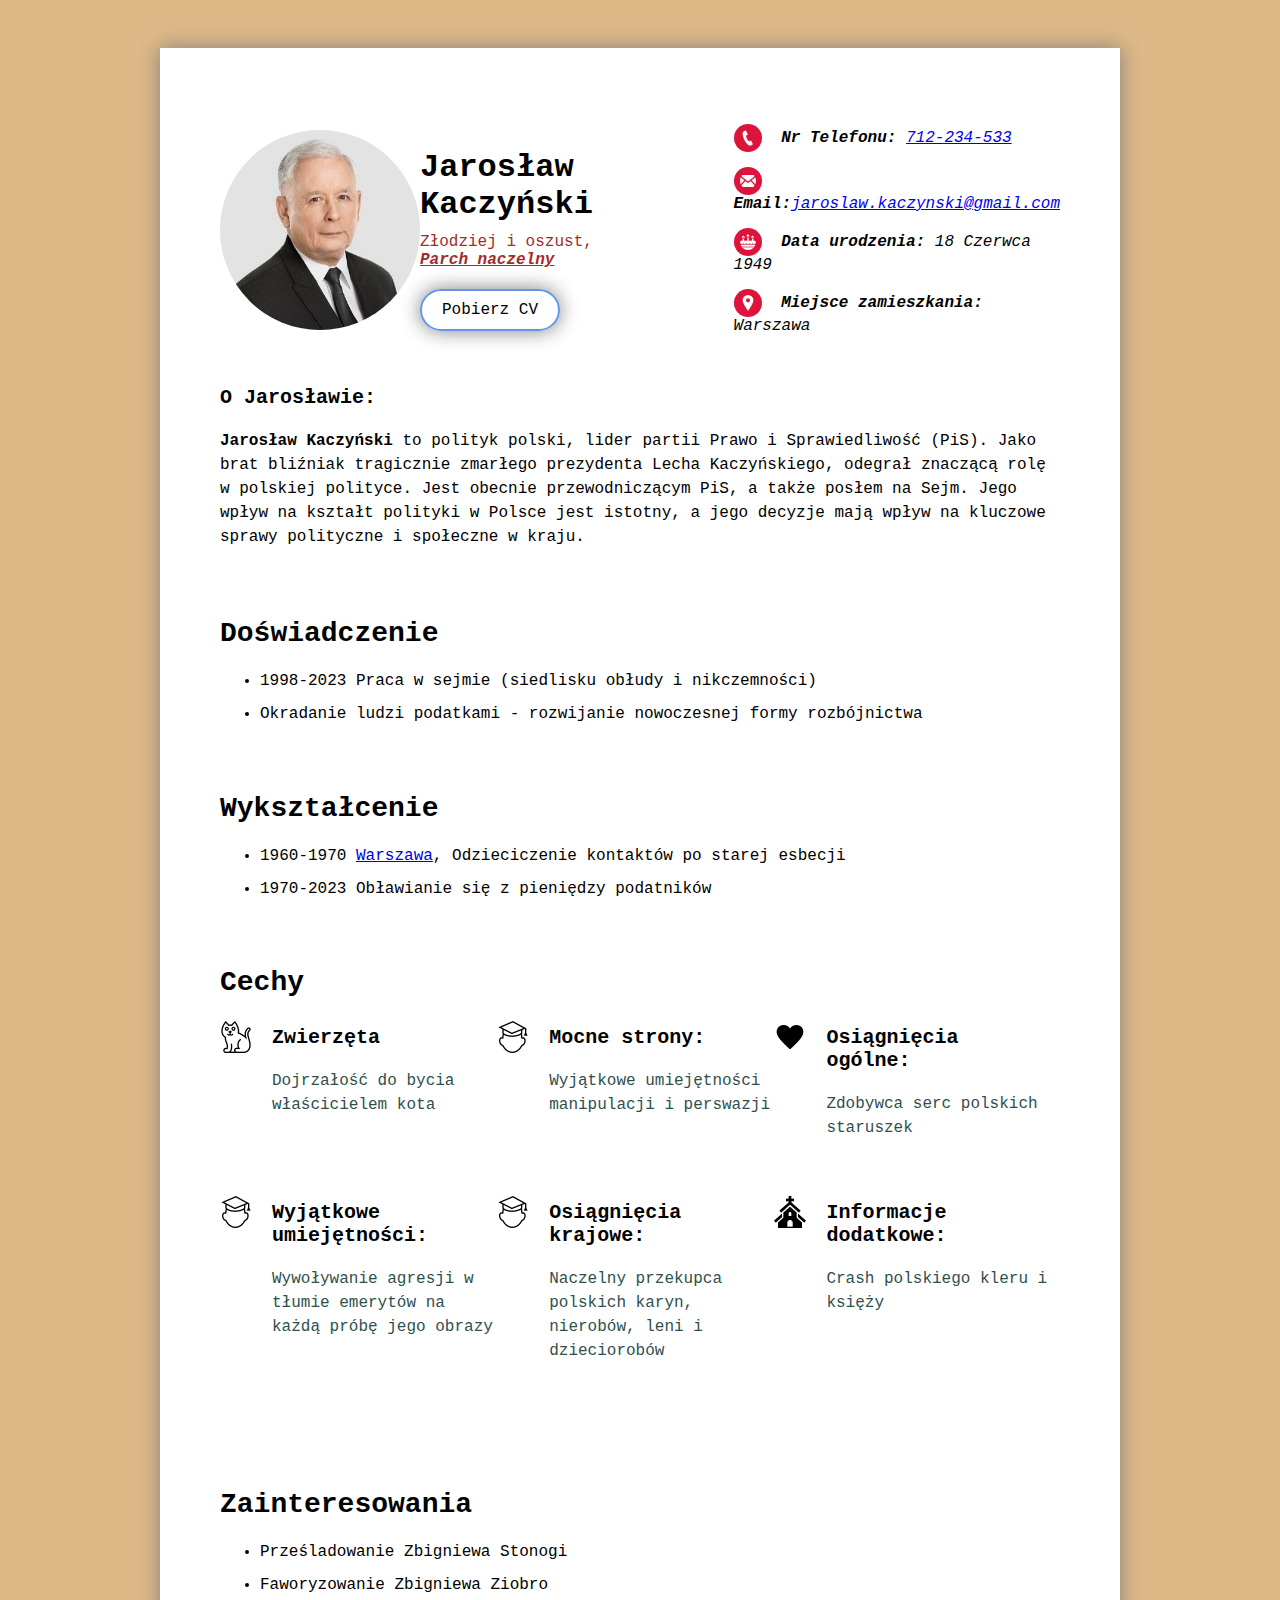
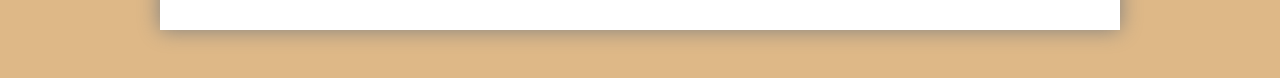
<file: index.html>
<!DOCTYPE html>
<html lang="en">

<html>
<!--
https://www.netlify.com/ - zakładanie nowej strony internetowej
https://iconmonstr.com/ - ikonki
-->
<head>
    <meta charset="UTF-8">
    <meta name="viewport" content="width=device-width, initial-scale=1.0">
    <title>Jarosław Kaczyński</title>
    <link rel="stylesheet" href="index.css" />
</head>

<body>
    <div class="container">
        <header>
            <link rel="stylesheet" href="index.css" type="text/css" />
            <img class="profile-picture circle" src="images/kaczynski1.jpg" /><br>
            <div>
                <h1><a>Jarosław Kaczyński
                    </a> </h1>
                <span>Złodziej i oszust, <br> <b><i><u>Parch naczelny</u></i></b></span>
                <div><a class="cv-download-link" href="https://github.com/donocikmariusz/Kaczynski-CV/blob/main/Jaros%C5%82aw%20Kaczy%C5%84ski.pdf">Pobierz CV</a></div>
            </div>
            <address>
                <ul>
                    <li><img class="address-icon circle" src="images/phone.png" />
                        <b>Nr Telefonu:</b> <a href="tel:712-234-533">712-234-533</a>
                    </li>
                    <li><img class="address-icon circle" src="images/mail.png" />
                        <b>Email:</b><a href="mailto:jaroslaw.kaczynski@gmail.com">jaroslaw.kaczynski@gmail.com</a>
                    </li>
                    <li><img class="address-icon circle" src="images/birthday-cake.png" />
                        <b>Data urodzenia:</b> 18 Czerwca 1949
                    </li>
                    <li><img class="address-icon circle" src="images/pin.png" />
                        <b>Miejsce zamieszkania:</b> Warszawa
                    </li>
                </ul>
            </address>
        </header>
        <main>
            <section>
                <h3>O Jarosławie: </h3>
                <p><b>Jarosław Kaczyński</b> to polityk polski, lider partii
                    Prawo i Sprawiedliwość (PiS).
                    Jako brat bliźniak tragicznie zmarłego prezydenta Lecha
                    Kaczyńskiego, odegrał znaczącą
                    rolę w polskiej polityce. Jest obecnie przewodniczącym PiS,
                    a także posłem na Sejm.
                    Jego wpływ na kształt polityki w Polsce jest istotny, a jego
                    decyzje mają wpływ na
                    kluczowe sprawy polityczne i społeczne w kraju.</p>
            </section>
            <section>
                <h2>Doświadczenie</h2>
                <ul>
                    <li>1998-2023 Praca w sejmie (siedlisku obłudy i
                        nikczemności)</li>
                    <li>Okradanie ludzi podatkami - rozwijanie nowoczesnej formy
                        rozbójnictwa</li>
                </ul>
            </section>
            <section>
                <h2>Wykształcenie</h2>
                <ul>
                    <li>1960-1970 <a href="https://um.warszawa.pl/">Warszawa</a>,
                        Odzieciczenie kontaktów po starej esbecji
                    </li>
                    <li>1970-2023 Obławianie się z pieniędzy podatników</li>
                </ul>
            </section>
            <section>
                <h2>Cechy</h2>
                <ul class="hobbies">
                    <li><img src="images/cat.png" />
                        <div>
                            <h3>Zwierzęta</h3>
                            <p>Dojrzałość do bycia właścicielem kota</p>
                        </div>
                    </li>
                    <li><img src="images/school.png" />
                        <div>
                            <h3>Mocne strony: </h3>
                            <p> Wyjątkowe umiejętności manipulacji i perswazji</p>
                        </div>
                    </li>
                    <li><img src="images/heart.png" />
                        <div>
                            <h3>Osiągnięcia ogólne: </h3>
                            <p>Zdobywca serc polskich staruszek</p>
                        </div>
                    </li>
                    <li><img src="images/school.png" />
                        <div>
                            <h3>Wyjątkowe umiejętności: </h3>
                            <p>Wywoływanie agresji w tłumie emerytów na każdą próbę
                                jego obrazy</p>
                        </div>
                    </li>
                    <li><img src="images/school.png" />
                        <div>
                            <h3>Osiągnięcia krajowe: </h3>
                            <p>Naczelny przekupca polskich karyn, nierobów, leni i
                                dzieciorobów</p>
                        </div>
                    </li>
                    <li><img src="images/church.png" />
                        <div>
                            <h3>Informacje dodatkowe:</h3>
                            <p>Crash polskiego kleru i księży</p>
                        </div>
                    </li>
                </ul>
            </section>
            <section>
                <h2>Zainteresowania</h2>
                <ul>
                    <li>Prześladowanie Zbigniewa Stonogi</li>
                    <li>Faworyzowanie Zbigniewa Ziobro</li>
                </ul>
            </section>
        </main>
    </div>
</body>

</html>
</file>
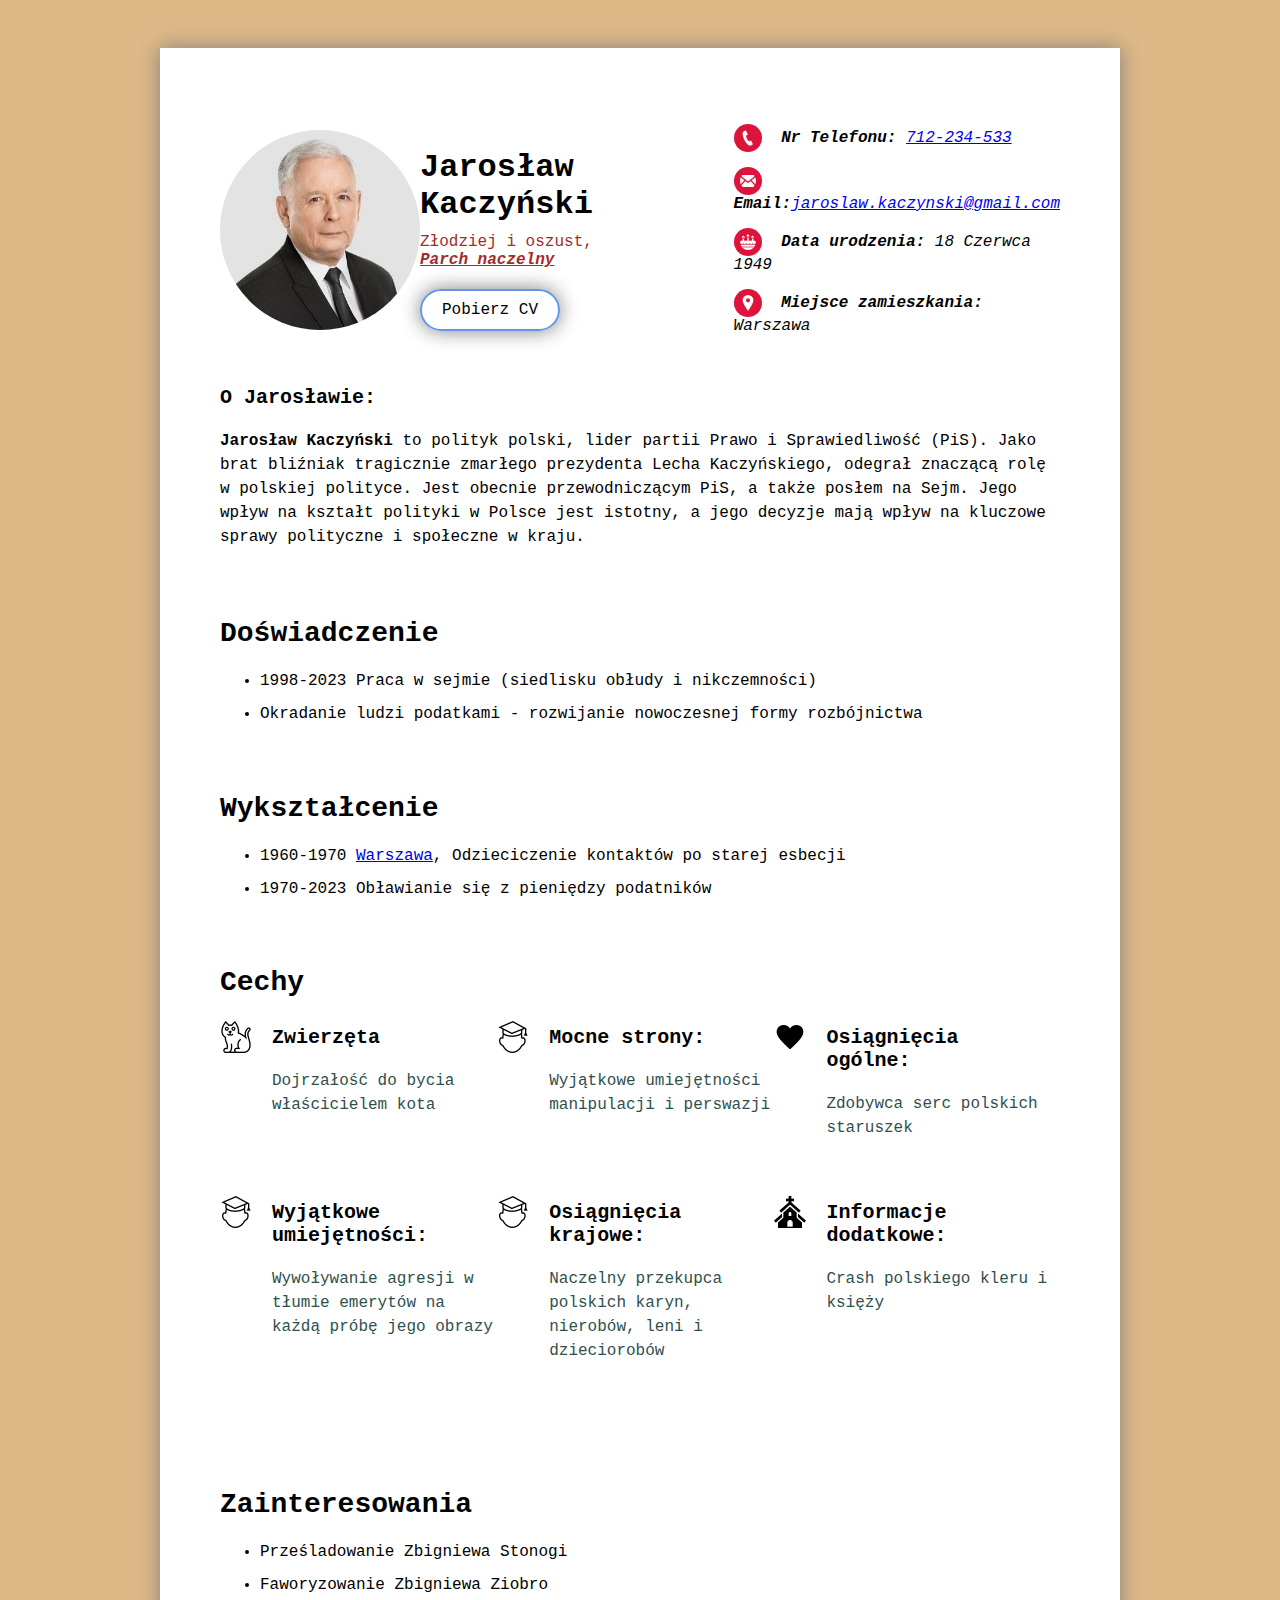
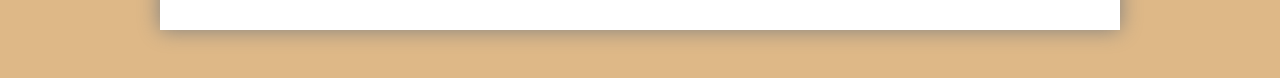
<file: 1.html>
<!DOCTYPE html>
<html>
<!--
https://www.netlify.com/ - zakładanie nowej strony internetowej
https://iconmonstr.com/ - ikonki
-->
<head>
    <title>Jarosław Kaczyński</title>
    <link rel="stylesheet" href="1.css" />
</head>

<body>
    <div class="container">
        <header>
            <link rel="stylesheet" href="1.css" type="text/css" />
            <img class="profile-picture circle" src="images/kaczynski1.jpg" /><br>
            <div>
                <h1><a>Jarosław Kaczyński
                    </a> </h1>
                <span>Złodziej i oszust, <br> <b><i><u>Parch naczelny</u></i></b></span>
                <div><a class="cv-download-link" href="https://file.io/MZW08UFBtThx">Pobierz CV</a></div>
            </div>
            <address>
                <ul>
                    <li><img class="address-icon circle" src="images/phone.png" />
                        <b>Nr Telefonu:</b> <a href="tel:712-234-533">712-234-533</a>
                    </li>
                    <li><img class="address-icon circle" src="images/mail.png" />
                        <b>Email:</b><a href="mailto:jaroslaw.kaczynski@gmail.com">jaroslaw.kaczynski@gmail.com</a>
                    </li>
                    <li><img class="address-icon circle" src="images/birthday-cake.png" />
                        <b>Data urodzenia:</b> 18 Czerwca 1949
                    </li>
                    <li><img class="address-icon circle" src="images/pin.png" />
                        <b>Miejsce zamieszkania:</b> Warszawa
                    </li>
                </ul>
            </address>
        </header>
        <main>
            <section>
                <h3>O Jarosławie: </h3>
                <p><b>Jarosław Kaczyński</b> to polityk polski, lider partii
                    Prawo i Sprawiedliwość (PiS).
                    Jako brat bliźniak tragicznie zmarłego prezydenta Lecha
                    Kaczyńskiego, odegrał znaczącą
                    rolę w polskiej polityce. Jest obecnie przewodniczącym PiS,
                    a także posłem na Sejm.
                    Jego wpływ na kształt polityki w Polsce jest istotny, a jego
                    decyzje mają wpływ na
                    kluczowe sprawy polityczne i społeczne w kraju.</p>
            </section>
            <section>
                <h2>Doświadczenie</h2>
                <ul>
                    <li>1998-2023 Praca w sejmie (siedlisku obłudy i
                        nikczemności)</li>
                    <li>Okradanie ludzi podatkami - rozwijanie nowoczesnej formy
                        rozbójnictwa</li>
                </ul>
            </section>
            <section>
                <h2>Wykształcenie</h2>
                <ul>
                    <li>1960-1970 <a href="https://um.warszawa.pl/">Warszawa</a>,
                        Odzieciczenie kontaktów po starej esbecji
                    </li>
                    <li>1970-2023 Obławianie się z pieniędzy podatników</li>
                </ul>
            </section>
            <section>
                <h2>Cechy</h2>
                <ul class="hobbies">
                    <li><img src="images/cat.png" />
                        <div>
                            <h3>Zwierzęta</h3>
                            <p>Dojrzałość do bycia właścicielem kota</p>
                        </div>
                    </li>
                    <li><img src="images/school.png" />
                        <div>
                            <h3>Mocne strony: </h3>
                            <p> Wyjątkowe umiejętności manipulacji i perswazji</p>
                        </div>
                    </li>
                    <li><img src="images/heart.png" />
                        <div>
                            <h3>Osiągnięcia ogólne: </h3>
                            <p>Zdobywca serc polskich staruszek</p>
                        </div>
                    </li>
                    <li><img src="images/school.png" />
                        <div>
                            <h3>Wyjątkowe umiejętności: </h3>
                            <p>Wywoływanie agresji w tłumie emerytów na każdą próbę
                                jego obrazy</p>
                        </div>
                    </li>
                    <li><img src="images/school.png" />
                        <div>
                            <h3>Osiągnięcia krajowe: </h3>
                            <p>Naczelny przekupca polskich karyn, nierobów, leni i
                                dzieciorobów</p>
                        </div>
                    </li>
                    <li><img src="images/church.png" />
                        <div>
                            <h3>Informacje dodatkowe:</h3>
                            <p>Crash polskiego kleru i księży</p>
                        </div>
                    </li>
                </ul>
            </section>
            <section>
                <h2>Zainteresowania</h2>
                <ul>
                    <li>Prześladowanie Zbigniewa Stonogi</li>
                    <li>Faworyzowanie Zbigniewa Ziobro</li>
                </ul>
            </section>
        </main>
    </div>
</body>

</html>
</file>
<file: index.css>
body {
    background-color: burlywood;
    font-family: 'Courier New', Courier, monospace;
    padding: 40px 0;
}

h3 {
    font-size: 20px;
    margin-top: 5px;
}

h2 {
    font-size: 28px;
}

h1 {
    font-size: 32px;
    margin-bottom: 10px;
}

span {
    color: brown;
}

.container {
    box-shadow: 0 0 20px gray;
    width: 960px;
    margin: 0 auto;
    background-color: white;
}

section,
header {
    padding: 10px 60px 20px 60px;

}

header {
    display: flex;
    align-items: center;
    justify-content: space-between;
    padding-top: 60px;

}

header ul {
    list-style: none;
}

li {
    margin-bottom: 15px;
}

.address-icon {
    width: 16px;
    height: 16px;
    background-color: crimson;
    margin-right: 10px;
    padding: 6px;
    vertical-align: middle;
}

.circle {
    border-radius: 50%;
}

.profile-picture {
    width: 200px;
    height: 200px;
}

.hobbies {
    list-style: none;
    padding: 0;
    display: flex;
    flex-wrap: wrap;
}

.hobbies li {
    width: 33%;
    display: flex;
    align-items: flex-start;
    margin-bottom: 40px;
}

.hobbies div {
    margin-left: 20px;
}

.hobbies p {
    color: darkslategray;
}

p {
    line-height: 1.5;
}

.cv-download-link {
    border: 2px solid cornflowerblue;
    color: black;
    text-decoration: none;
    padding: 10px 20px;
    display: inline-block;
    margin-top: 20px;
    border-radius: 26px;
    transition: background-color 0.5s;
    box-shadow: 0 0 20px grey;
}

.cv-download-link:hover{
color: white;
background-color: cornflowerblue;
}

.cv-download-link:focus {
    outline: none;
    color: white;
    background-color: cornflowerblue;
}

.cv-download-link:active {
    text-decoration: underline;
}
</file>
<file: 1.css>
body {
    background-color: burlywood;
    font-family: 'Courier New', Courier, monospace;
    padding: 40px 0;
}

h3 {
    font-size: 20px;
    margin-top: 5px;
}

h2 {
    font-size: 28px;
}

h1 {
    font-size: 32px;
    margin-bottom: 10px;
}

span {
    color: brown;
}

.container {
    box-shadow: 0 0 20px gray;
    width: 960px;
    margin: 0 auto;
    background-color: white;
}

section,
header {
    padding: 10px 60px 20px 60px;

}

header {
    display: flex;
    align-items: center;
    justify-content: space-between;
    padding-top: 60px;

}

header ul {
    list-style: none;
}

li {
    margin-bottom: 15px;
}

.address-icon {
    width: 16px;
    height: 16px;
    background-color: crimson;
    margin-right: 10px;
    padding: 6px;
    vertical-align: middle;
}

.circle {
    border-radius: 50%;
}

.profile-picture {
    width: 200px;
    height: 200px;
}

.hobbies {
    list-style: none;
    padding: 0;
    display: flex;
    flex-wrap: wrap;
}

.hobbies li {
    width: 33%;
    display: flex;
    align-items: flex-start;
    margin-bottom: 40px;
}

.hobbies div {
    margin-left: 20px;
}

.hobbies p {
    color: darkslategray;
}

p {
    line-height: 1.5;
}

.cv-download-link {
    border: 2px solid cornflowerblue;
    color: black;
    text-decoration: none;
    padding: 10px 20px;
    display: inline-block;
    margin-top: 20px;
    border-radius: 26px;
    transition: background-color 0.5s;
    box-shadow: 0 0 20px grey;
}

.cv-download-link:hover{
color: white;
background-color: cornflowerblue;
}

.cv-download-link:focus {
    outline: none;
    color: white;
    background-color: cornflowerblue;
}

.cv-download-link:active {
    text-decoration: underline;
}
</file>
